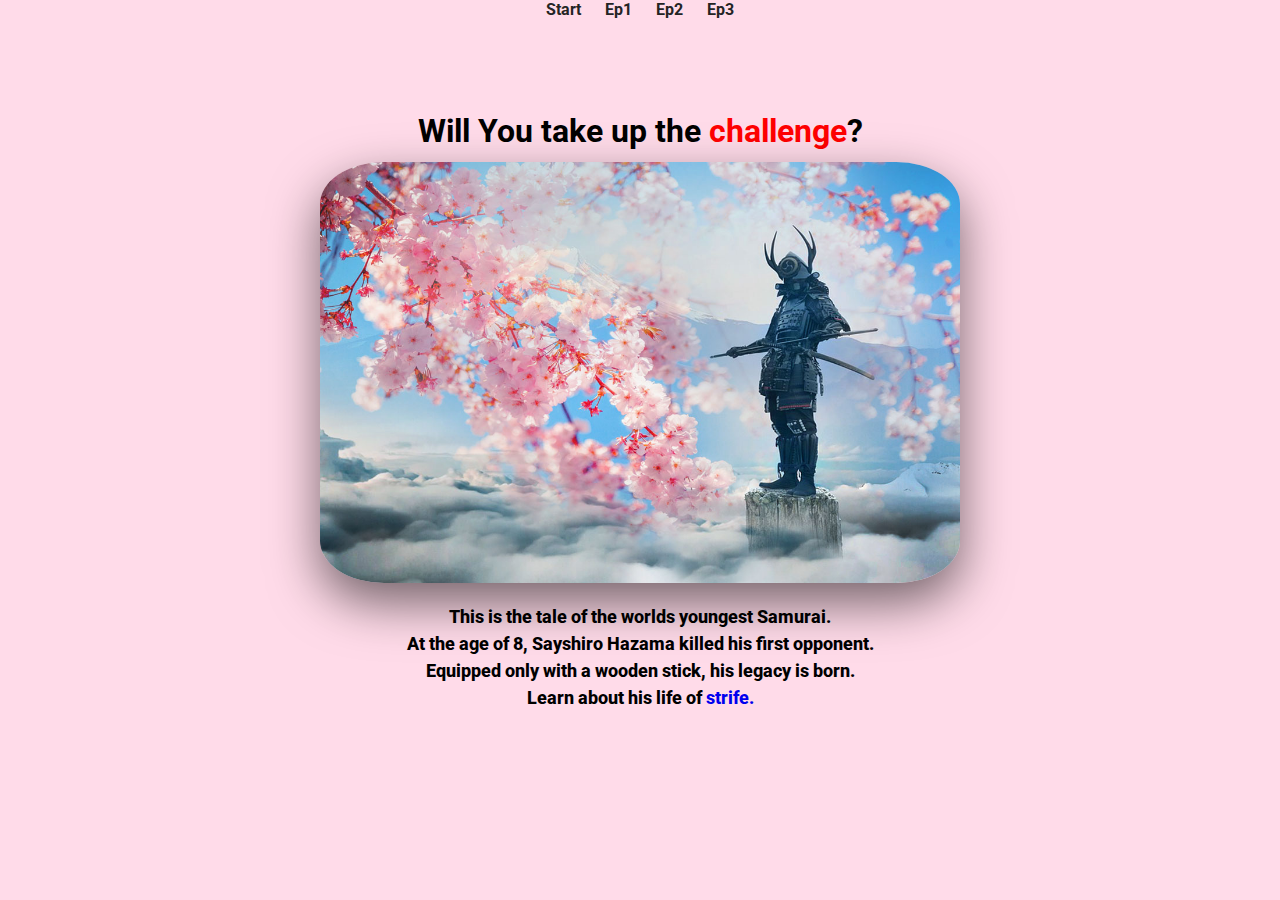
<file: index.html>
<!DOCTYPE html>
<html lang="en">
<head>
    <meta charset="UTF-8">
    <meta http-equiv="X-UA-Compatible" content="IE=edge">
    <meta name="viewport" content="width=device-width, initial-scale=1.0">
    <link rel="stylesheet" href="./css/style.css">
    <title>Web Design Project</title>
</head>
<body>
    <section id="background-page">
        <nav>
            <ul class="nav__link--list">
                <li class="nav__link">
                    <a href="#page1.html" class="
                    nav__link--anchor
                    link__hover-effect
                    link__hover-effect--black">Start</a>
                </li>
                <li class="nav__link">
                    <a href="page1.html" class="
                    nav__link--anchor
                    link__hover-effect
                    link__hover-effect--black">Ep1</a>
                </li>
                <li class="nav__link">
                    <a href="page2.html" class="
                    nav__link--anchor
                    link__hover-effect
                    link__hover-effect--black">Ep2</a>
                </li>
                <li class="nav__link">
                    <a href="page3.html" class="
                    nav__link--anchor
                    link__hover-effect
                    link__hover-effect--black">Ep3</a>
                </li>
            </ul>
        </nav>
        <header class="header">
            <div class="header__content">
                <h1 class="title">
                    Will You take up the <span class="red">challenge</span>?
                </h1>
                <div class="landing-img">
                    <img src="./assets/SamuraiCherryBlossom.jpg" class="landing__img--pic" alt="">
                </div>
                <div class="landing__text">
                <p class="landing__para">
                    This is the tale of the worlds youngest Samurai. 
                    <br>
                    At the age of 8, Sayshiro Hazama killed his first opponent. Equipped only with a wooden stick, his legacy is born. 
                    <br>
                    Learn about his life of <a href="page1.html">strife.</a>   
                </p>
                </div>
            </div>
        </header>
    </section>
    
</body>
</html>
</file>
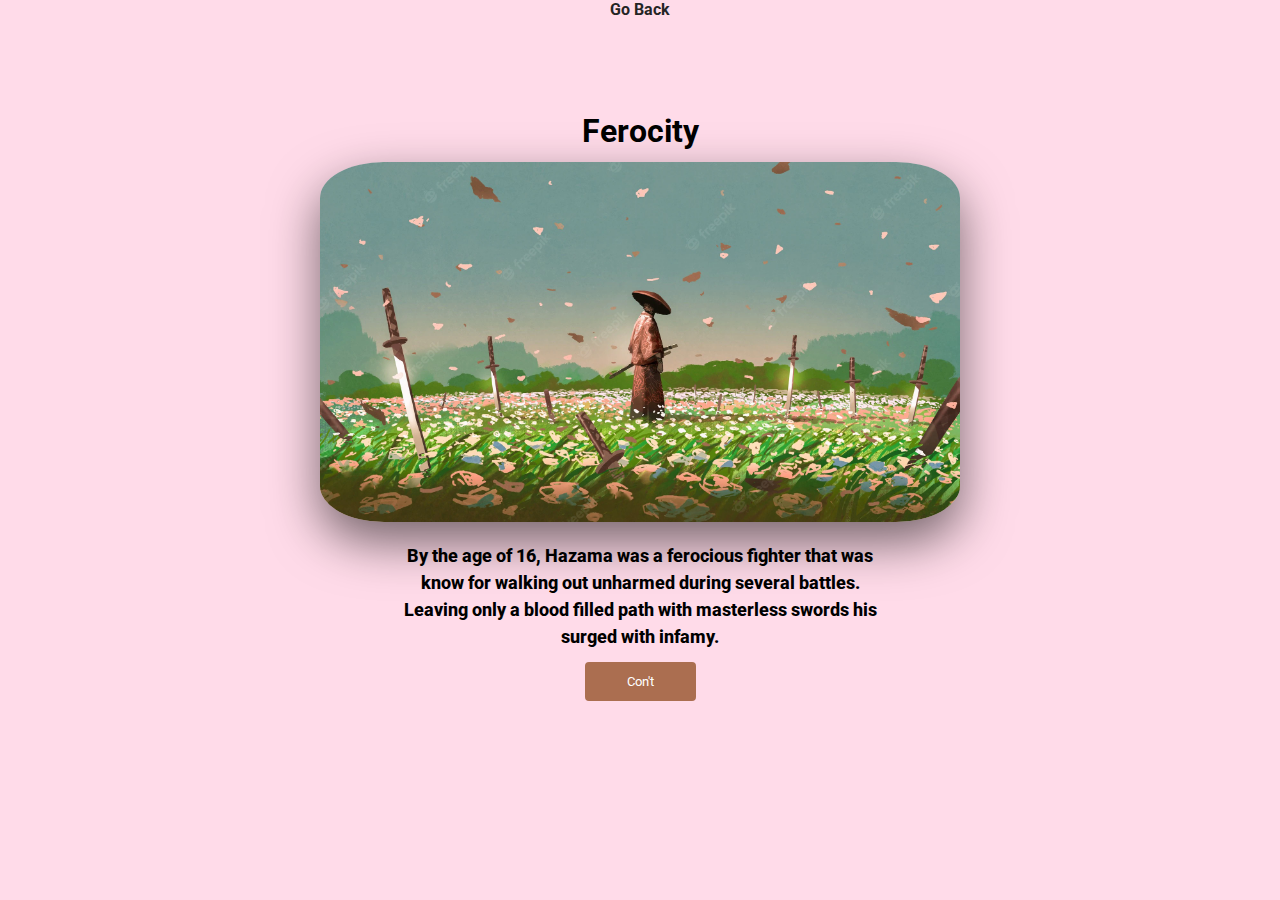
<file: page1.html>
<!DOCTYPE html>
<html lang="en">
<head>
    <meta charset="UTF-8">
    <meta http-equiv="X-UA-Compatible" content="IE=edge">
    <meta name="viewport" content="width=device-width, initial-scale=1.0">
    <link rel="stylesheet" href="./css/style.css">
    <title>Ferocity</title>
</head>
<body>
    <section id="background-page">
        <nav>
            <ul class="nav__link--list">
                <li class="nav__link">
                    <a href="index.html" class="
                    nav__link--anchor
                    link__hover-effect
                    link__hover-effect--black">Go Back</a>
                </li>
            </ul>
        </nav>
         <div class="container">
            <div class="row">
                <h1 class="title">Ferocity</h1>
                <div class="landing-img">
                    <img src="./assets/samurai-standing-among-swords-impaled-ground-flower-fields-digital-art-style-illustration-painting_37402-453.webp" class="">
                </div>
                <p class="landing__para">
                By the age of 16, Hazama was a ferocious fighter that was know for walking out unharmed during several battles. Leaving only a blood filled path with masterless swords his surged with infamy.
                </p>
            </div>
            <a href="page2.html" class="continue">
                <button type="button" class="btn click">Con't</button>
            </a>
         </div>
    </section>
</body>
</html>
</file>
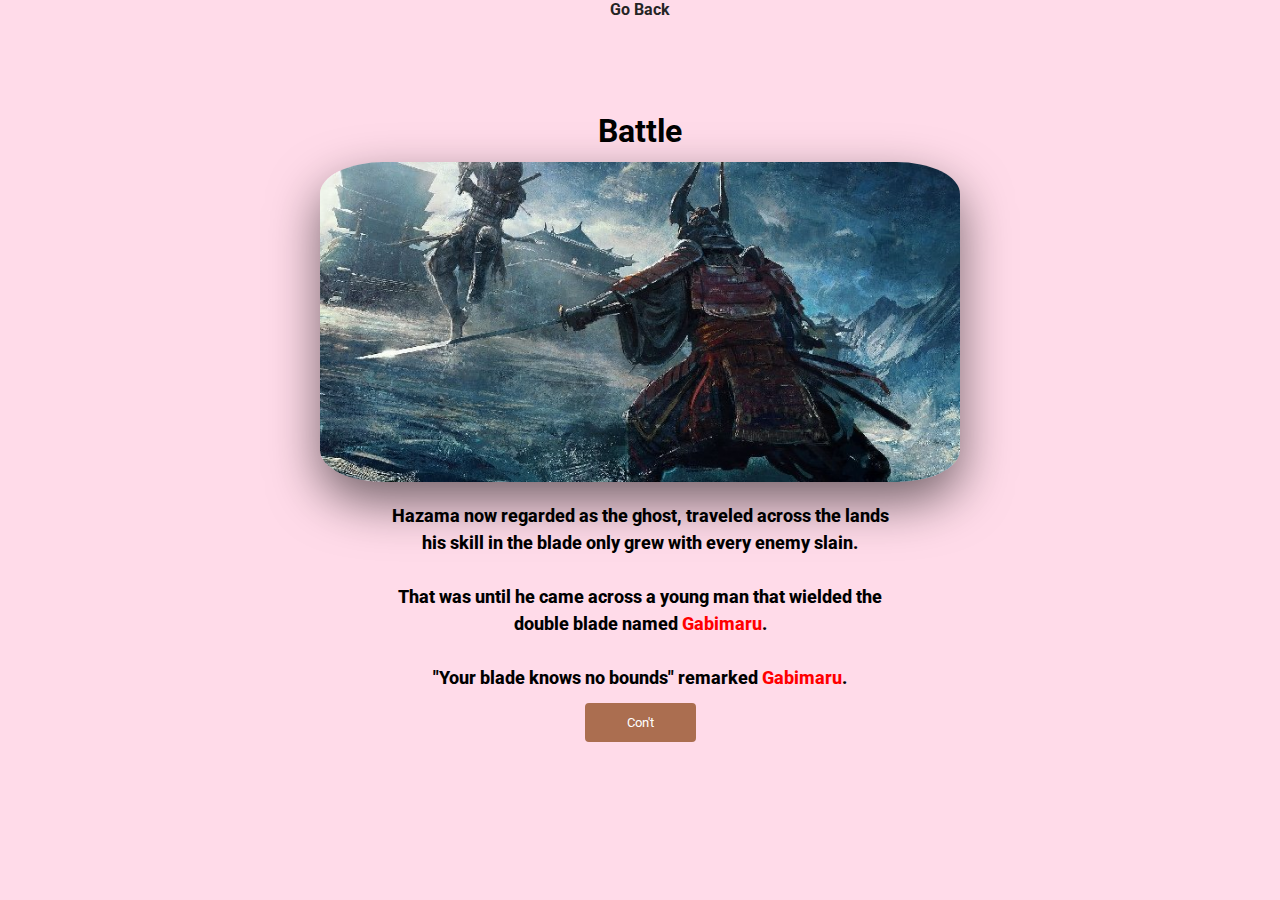
<file: page2.html>
<!DOCTYPE html>
<html lang="en">
<head>
    <meta charset="UTF-8">
    <meta http-equiv="X-UA-Compatible" content="IE=edge">
    <meta name="viewport" content="width=device-width, initial-scale=1.0">
    <link rel="stylesheet" href="./css/style.css">
    <title>Battle!</title>
</head>
<body>
    <section id="background-page">
        <nav>
            <ul class="nav__link--list">
                <li class="nav__link">
                    <a href="page1.html" class="
                    nav__link--anchor
                    link__hover-effect
                    link__hover-effect--black">Go Back</a>
                </li>
            </ul>
        </nav>
        <div class="container">
            <div class="row">
                <h1 class="title">Battle</h1>
                <div class="landing-img">
                    <img src="./assets/Samurai-Quotes.jpg" class="">
                </div>
                <p class="landing__para">
                Hazama now regarded as the ghost, traveled across the lands his skill in the blade only grew with every enemy slain.                
                <br>
                <br>
                That was until he came across a young man that wielded the double blade named <span class="red">Gabimaru</span>.
                <br>
                <br>
                "Your blade knows no bounds" remarked <span class="red">Gabimaru</span>.
                <br>

                </p>
            </div>
            <a href="page3.html" class="continue">
                <button type="button" class="btn click">Con't</button>
            </a>
         </div>
    </section>
</body>
</html>
</file>
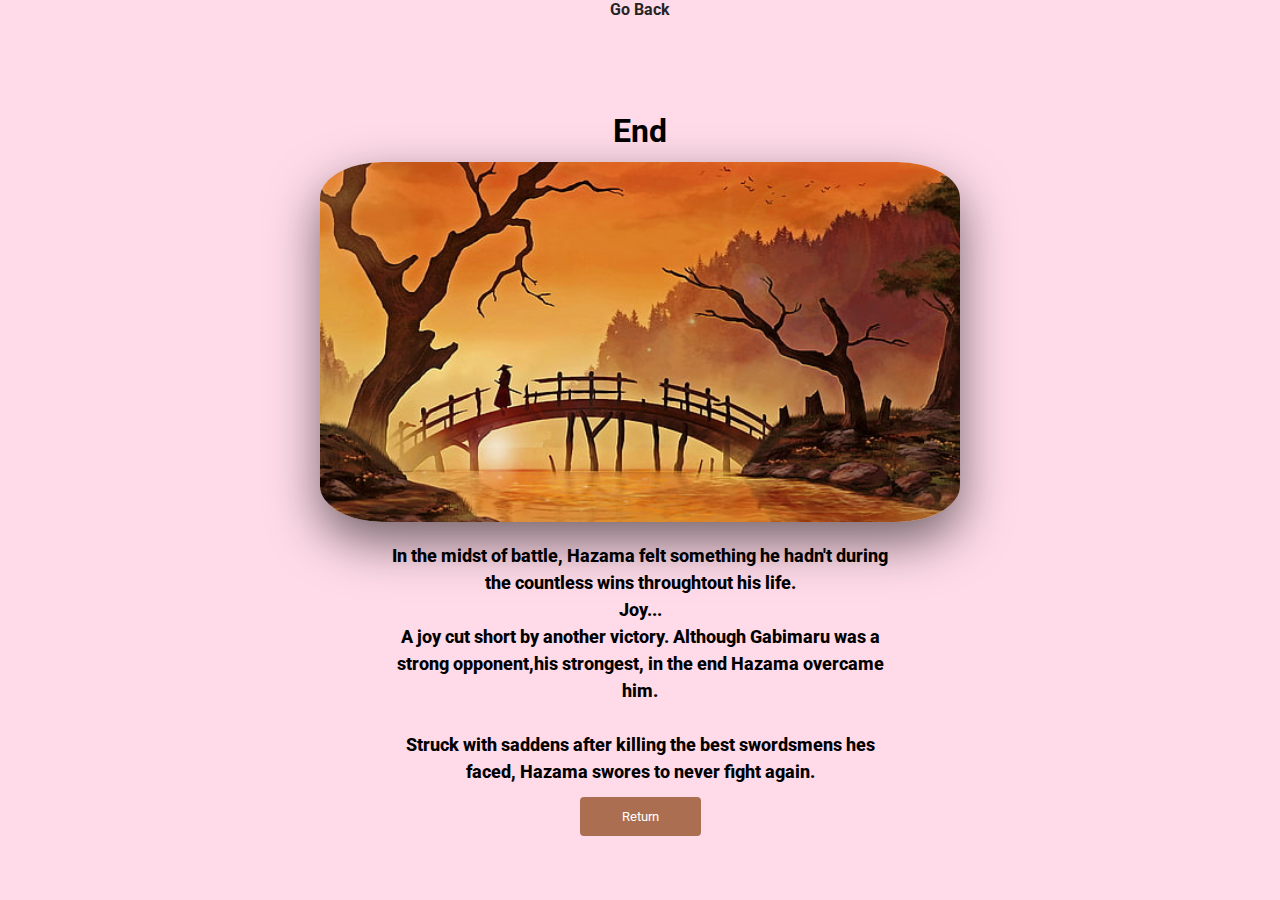
<file: page3.html>
<!DOCTYPE html>
<html lang="en">
<head>
    <meta charset="UTF-8">
    <meta http-equiv="X-UA-Compatible" content="IE=edge">
    <meta name="viewport" content="width=device-width, initial-scale=1.0">
    <link rel="stylesheet" href="./css/style.css">
    <title>End...</title>
</head>
<body>
    <section id="background-page">
        <nav>
            <ul class="nav__link--list">
                <li class="nav__link">
                    <a href="page1.html" class="
                    nav__link--anchor
                    link__hover-effect
                    link__hover-effect--black">Go Back</a>
                </li>
            </ul>
        </nav>
        <div class="container">
            <div class="row">
                <h1 class="title">End</h1>
                <div class="landing-img">
                    <img src="./assets/fantasy-art-sunset-river-samurai-wallpaper-thumb.jpg" class="">
                </div>
                <p class="landing__para">
                In the midst of battle, Hazama felt something he hadn't during the countless wins throughtout his life.                
                <br>
                Joy...
                <br>
                A joy cut short by another victory. Although Gabimaru was a strong opponent,his strongest, in the end Hazama overcame him.
                <br>
                <br>
                Struck with saddens after killing the best swordsmens hes faced, Hazama swores to never fight again.
                <br>

                </p>
            </div>
            <a href="index.html" class="continue">
                <button type="button" class="btn click">Return</button>
            </a>
         </div>
    </section>
</body>
</html>
</file>
<file: css/style.css>
@import url('https://fonts.googleapis.com/css2?family=Archivo:ital,wght@0,300;0,400;0,700;1,100;1,500&family=Roboto:ital,wght@0,300;0,400;0,700;0,900;1,400&display=swap');

*{
    margin: 0;
    padding: 0;
    box-sizing: border-box;
    font-family: 'Roboto', sans-serif;
}

html {
    scroll-behavior: smooth;
}

body {
    overflow-x: hidden;
}

li {
    list-style-type: none;
}

p {
    line-height: 1.5;
    font-size: 20px;
}

a {
    text-decoration: none;
}

button {
    cursor: pointer;
}

.click {
    cursor: pointer;
    transition: all 300ms ease;
}

.click:hover {
    transform: scale(1.1);
}

.click:active {
    transform: scale(0.8);
}

.btn {
    background: #ab6e50;
    border: 2px solid #ab6e50;
    border-radius: 4px;
    color: white;
    font-weight: 21px;
    padding: 10px 40px;
    margin-top: 12px;
}

section {
    background-color: rgb(255, 219, 233);
    transition: all ease 300ms ease;
}

img {
    width: 50%;
    height: 100%;
}

.red {
 color: red;   
}

.link__hover-effect {
    position: relative;
}

.link__hover-effect:after {
    content: "";
    position: absolute;
    bottom: -3px;
    height: 3px;
    width: 0;
    right: 0;
    background-color: #ab6e50;
    transition: all 300ms ease;
}

.link__hover-effect:hover::after {
    left:0;
    width: 100%;
}

.container {
    display: flex;
    align-items: center;
    flex-direction: column;
}

.row {
    width: 100%;
}

/* PAGE 1 */

#background-page {
    min-height: 100vh;
}

nav {
    display: flex;
    justify-content: center;
    align-content: center;
    width: 100%;
    max-width: 1200px;
    margin: 0 auto;
    height: 100px
}

.nav__link--list {
    display: flex;
}

.nav__link {
    margin: 0px 12px;
}

.nav__link {
    margin: 0px 12px;
}

.nav__link--anchor {
    text-decoration: none;
    font-size: 16px;
    color: #242424;
    font-weight: 700;
}

.title {
    text-align: center;
    margin-top: 12px;
}



.landing-img {
    display: flex;
    align-items: center;
    justify-content: center;
    margin-top: 12px;
}

.landing-img img {
    border-radius: 10%;
    box-shadow: 0 20px 50px rgb(0, 0, 0, 0.55);
}

.landing__text {
    width: 100%;
}

.landing__para {
    text-align: center;
    font-size: 18px;
    font-weight: 800;
    margin: 20px auto 0;
    max-width: 500px;
}



/* PAGE 2 */
/* PAGE 3 */
/* PAGE 4 */
</file>
